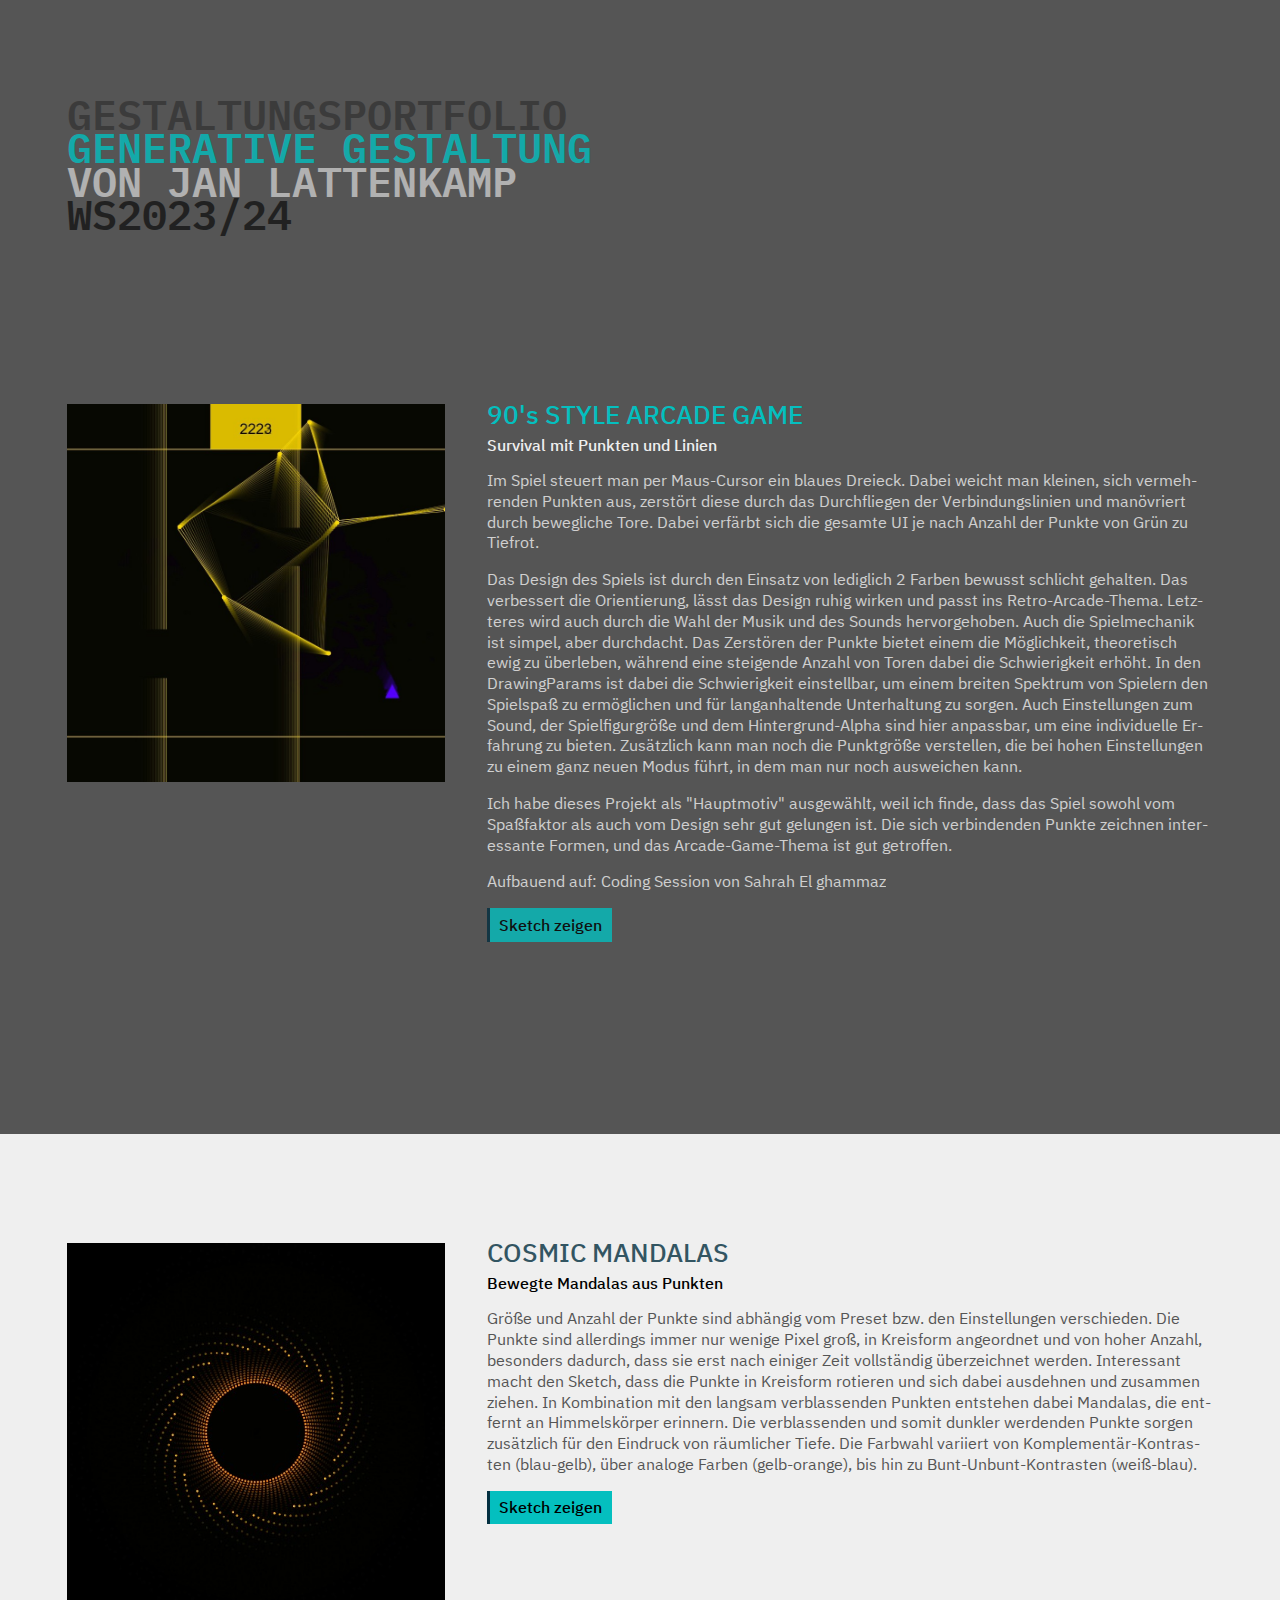
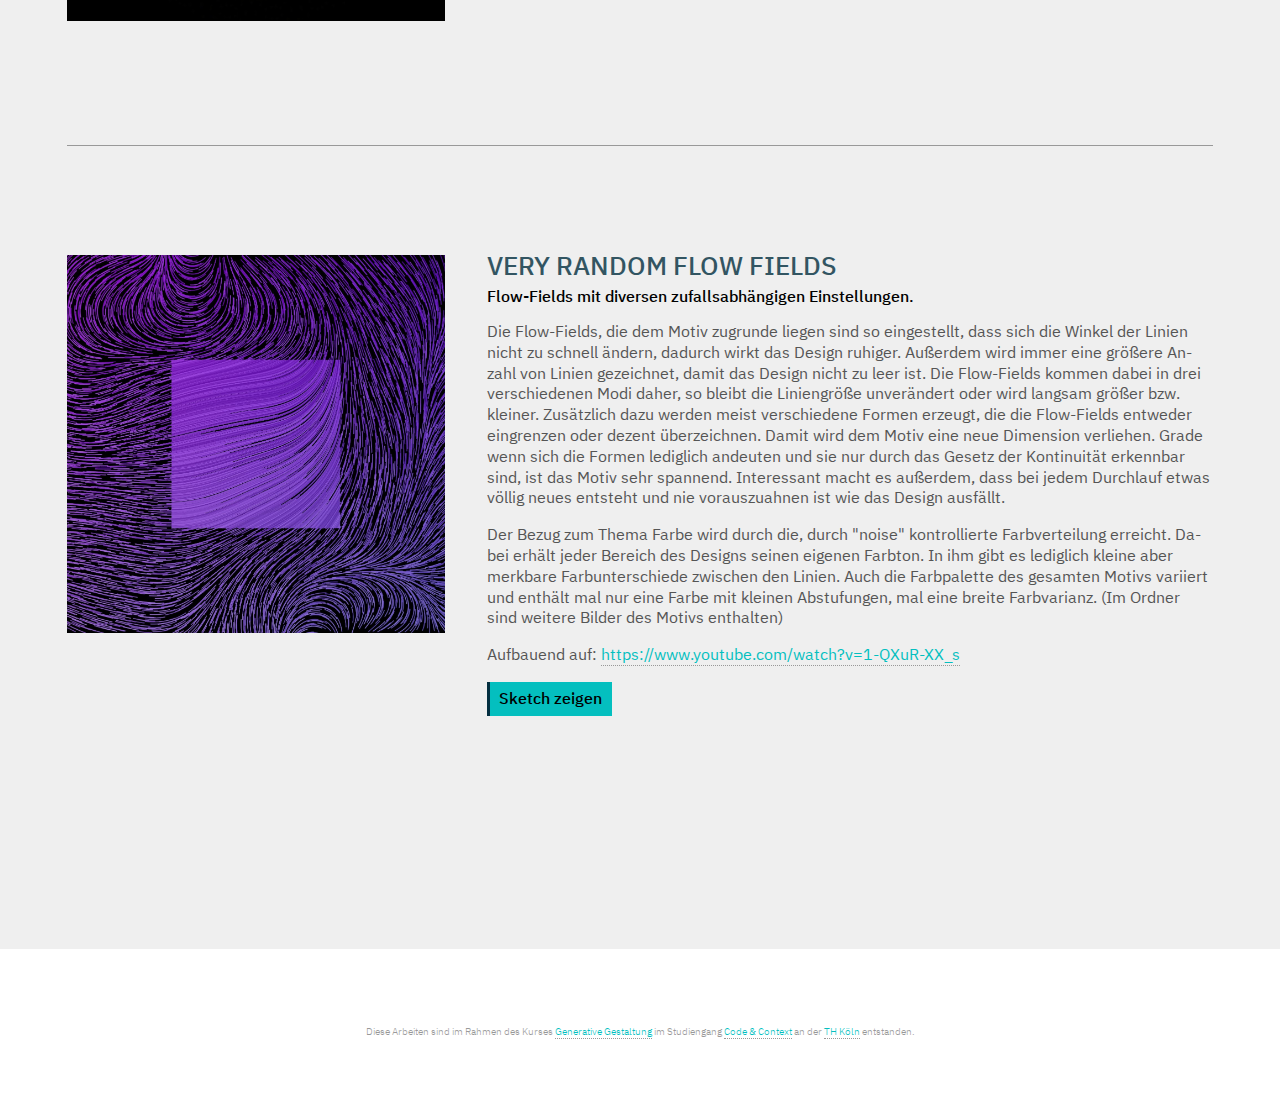
<file: ggFiles/index.html>
<!doctype html>
<html lang="de">

<!-- ############################################################################ 

Kurs «Generative Gestaltung» an der TH Köln
Christian Noss
christian.noss@th-koeln.de
https://twitter.com/cnoss
https://cnoss.github.io/generative-gestaltung/
    
############################################################################ -->

<head>

  <meta charset="utf-8">
  <meta name="viewport" content="width=device-width,initial-scale=1.0">
    <title>Portfolio Generative Gestaltung von Jan Lattenkamp</title>
  <link rel="shortcut icon" type="image/x-icon" href="assets/img/favicon.ico">

  <!-- Custom Styles -->
  <link rel="stylesheet" href="assets/css/portfolio/010-resets.css">
  <link rel="stylesheet" href="assets/css/portfolio/020-base.css">
  <link rel="stylesheet" href="assets/css/portfolio/030-layout.css">
  <link rel="stylesheet" href="assets/css/portfolio/040-modules.css">
  <link rel="stylesheet" href="assets/css/portfolio/050-addons.css">

</head>

<body>

  <header id="l-mainHeader">
    <h1 class="l-mainHeader-title">
      <span class="l-mainHeader-title__content">Gestaltungsportfolio</span>
      <span class="l-mainHeader-title__context">Generative Gestaltung</span>
      <span class="l-mainHeader-title__author">von Jan Lattenkamp</span>
      <span class="l-mainHeader-title__year">ws2023/24</span>
    </h1>

    <div class="l-hauptmotiv">
      <!-- ContentBlock 
          ####################################################################-->
        <figure class="m-portfolioItem">
          <img class="m-portfolioItem-image" src="result-freie-arbeit/gg-sketch-freie-arbeit.jpg">
          <figcaption>
            <h2 class="m-portfolioItem-title">90's STYLE ARCADE GAME</h2>
            <h3 class="m-portfolioItem-subtitle">Survival mit Punkten und Linien</h3>
            <p>Im Spiel steuert man per Maus-Cursor ein blaues Dreieck. Dabei weicht man kleinen, sich vermehrenden Punkten aus, zerstört diese durch das Durchfliegen der Verbindungslinien und manövriert durch bewegliche Tore. Dabei verfärbt sich die gesamte UI je nach Anzahl der Punkte von Grün zu Tiefrot.</p>
            <p>Das Design des Spiels ist durch den Einsatz von lediglich 2 Farben bewusst schlicht gehalten. Das verbessert die Orientierung, lässt das Design ruhig wirken und passt ins Retro-Arcade-Thema. Letzteres wird auch durch die Wahl der Musik und des Sounds hervorgehoben. Auch die Spielmechanik ist simpel, aber durchdacht. 
              Das Zerstören der Punkte bietet einem die Möglichkeit, theoretisch ewig zu überleben, während eine steigende Anzahl von Toren dabei die Schwierigkeit erhöht. 
              In den DrawingParams ist dabei die Schwierigkeit einstellbar, um einem breiten Spektrum von Spielern den Spielspaß zu ermöglichen und für langanhaltende Unterhaltung zu sorgen. Auch Einstellungen zum Sound, der Spielfigurgröße und dem Hintergrund-Alpha sind hier anpassbar, um eine individuelle Erfahrung zu bieten. Zusätzlich kann man noch die Punktgröße verstellen, die bei hohen Einstellungen zu einem ganz neuen Modus führt, in dem man nur noch ausweichen kann.</p>
            <p>Ich habe dieses Projekt als "Hauptmotiv" ausgewählt, weil ich finde, dass das Spiel sowohl vom Spaßfaktor als auch vom Design sehr gut gelungen ist. Die sich verbindenden Punkte zeichnen interessante Formen, und das Arcade-Game-Thema ist gut getroffen.</p>
            
            <p>Aufbauend auf: Coding Session von Sahrah El ghammaz</p>
            <p><a class="m-linkButton m-linkButton--invers" href="result-freie-arbeit/">Sketch zeigen</a></p>
          </figcaption>
        </figure>
    </div>
  </header>

  <main id="l-mainContent">
    <div class="l-grid-for-large-items">

      <!-- ContentBlock 
        ####################################################################-->
      <figure class="m-portfolioItem">
        <img class="m-portfolioItem-image" src="result-punkt-linie-flaeche/gg-sketch-punkt.jpg">
        <figcaption>
          <h2 class="m-portfolioItem-title">COSMIC MANDALAS</h2>
          <h3 class="m-portfolioItem-subtitle">Bewegte Mandalas aus Punkten</h3>

          <p>Größe und Anzahl der Punkte sind abhängig vom Preset bzw. den Einstellungen verschieden. Die Punkte sind allerdings immer nur wenige Pixel groß, in Kreisform angeordnet und von hoher Anzahl, besonders dadurch, dass sie erst nach einiger Zeit vollständig überzeichnet werden. 
            Interessant macht den Sketch, dass die Punkte in Kreisform rotieren und sich dabei ausdehnen und zusammen ziehen. In Kombination mit den langsam verblassenden Punkten entstehen dabei Mandalas, die entfernt an Himmelskörper erinnern. 
            Die verblassenden und somit dunkler werdenden Punkte sorgen zusätzlich für den Eindruck von räumlicher Tiefe. 
            Die Farbwahl variiert von Komplementär-Kontrasten (blau-gelb), über analoge Farben (gelb-orange), bis hin zu Bunt-Unbunt-Kontrasten (weiß-blau).</p>
          <p><a class="m-linkButton" href="result-punkt-linie-flaeche/">Sketch zeigen</a></p>
        </figcaption>
      </figure>

      <!-- ContentBlock 
        ####################################################################-->
      <figure class="m-portfolioItem">
        <img class="m-portfolioItem-image" src="result-farbe/gg-result-farbe.jpg">
        <figcaption>
          <h2 class="m-portfolioItem-title">VERY RANDOM FLOW FIELDS</h2>
          <h3 class="m-portfolioItem-subtitle">Flow-Fields mit diversen zufallsabhängigen Einstellungen.</h3>
          <p>Die Flow-Fields, die dem Motiv zugrunde liegen sind so eingestellt, dass sich die Winkel der Linien nicht zu schnell ändern, dadurch wirkt das Design ruhiger. Außerdem wird immer eine größere Anzahl von Linien gezeichnet, damit das Design nicht zu leer ist.
            Die Flow-Fields kommen dabei in drei verschiedenen Modi daher, so bleibt die Liniengröße unverändert oder wird langsam größer bzw. kleiner.
            Zusätzlich dazu werden meist verschiedene Formen erzeugt, die die Flow-Fields entweder eingrenzen oder dezent überzeichnen. Damit wird dem Motiv eine neue Dimension verliehen. Grade wenn sich die Formen lediglich andeuten und sie nur durch das Gesetz der Kontinuität erkennbar sind, ist das Motiv sehr spannend.
            Interessant macht es außerdem, dass bei jedem Durchlauf etwas völlig neues entsteht und nie vorauszuahnen ist wie das Design ausfällt.
          </p>
          <p>Der Bezug zum Thema Farbe wird durch die, durch "noise" kontrollierte Farbverteilung erreicht. Dabei erhält jeder Bereich des Designs seinen eigenen Farbton. In ihm gibt es lediglich kleine aber merkbare Farbunterschiede zwischen den Linien. Auch die Farbpalette des gesamten Motivs variiert und enthält mal nur eine Farbe mit kleinen Abstufungen, mal eine breite Farbvarianz. (Im Ordner sind weitere Bilder des Motivs enthalten)</p>
          <p>Aufbauend auf: <a href = 'https://www.youtube.com/watch?v=1-QXuR-XX_s'> https://www.youtube.com/watch?v=1-QXuR-XX_s</a> </p> 
          


          <p><a class="m-linkButton" href="result-farbe/">Sketch zeigen</a></p>
        </figcaption>
      </figure>
    </div>

  </main>

  <footer id="l-mainFooter">
    <p>
      Diese Arbeiten sind im Rahmen des Kurses <a href="https://cnoss.github.io/generative-gestaltung/">Generative
        Gestaltung</a> im Studiengang <a href="https://coco.study/">Code & Context</a> an der <a
        href="https://www.th-koeln.de/">TH Köln</a> entstanden.
    </p>
  </footer>

</body>

</html>
</file>
<file: ggFiles/assets/css/portfolio/020-base.css>
/*-----------------------------------------------------------------------------
base.css                                                                  
Enthält alle CSS Variabeln und grundlegende Regeln.
@media (min-width:600px) { }
@media (min-width:801px) { }
@media (min-width:1025px) {  }
@media (min-width:1281px) { }
----------------------------------------------------------------------------*/

/* Fonts
-----------------------------------------------------------------------------*/

@font-face{
  font-family:IBM_Plex_Sans;
  font-style:normal;
  font-weight:200;
  src:url('../../fonts/IBM_Plex_Sans/IBMPlexSans-Light.ttf');
}

@font-face{
  font-family:IBM_Plex_Sans;
  font-style:normal;
  font-weight:300;
  src:url('../../fonts/IBM_Plex_Sans/IBMPlexSans-Regular.ttf');
}

@font-face{
  font-family:IBM_Plex_Sans;
  font-style:normal;
  font-weight:500;
  src:url('../../fonts/IBM_Plex_Sans/IBMPlexSans-Medium.ttf');
}


@font-face{
  font-family:IBM_Plex_Mono;
  font-style:normal;
  font-weight:600;
  src:url('../../fonts/IBM_Plex_Mono/IBMPlexMono-SemiBold.ttf');
}




/* Variables
-----------------------------------------------------------------------------*/

:root {
    /* 
    Farben
    ----------------------------------------*/
    --color-text: #555;
    --color-dark: #000;
    --color-text-light: #999;
    --color-headlines: #032F40;
    --color-accent-hover: #032F40;
    --color-accent: #04BFBF;
    --color-backgrounds: #efefef;
    --color-borders: rgba(0, 0, 0, 0.3);
    --color-button-bg: rgba(0, 0, 0, 0.8);

    /* Groessen
    ----------------------------------------*/
    --multiply: 0.2;

    --xxs:  calc(1rem * var(--multiply));
    --xs:   calc(2rem * var(--multiply));
    --s:    calc(3rem * var(--multiply));
    --m:    calc(5rem * var(--multiply));
    --l:    calc(8rem * var(--multiply));
    --xl:   calc(13rem * var(--multiply));
    --xxl:  calc(21rem * var(--multiply));
    --xxxl: calc(34rem * var(--multiply));

    /*
    Schrift
    ----------------------------------------*/
    --fontsize:     var(--m);
    --fontsize-xs:  var(--xs);
    --fontsize-s:   var(--s);
    --fontsize-l:   var(--l);
    --fontsize-xl:  var(--xl);
    --fontsize-xxl: var(--xxl);
    --font-family: IBM_Plex_Sans, Helvetica, Lucida, sans-serif;
    --font-family-mono: IBM_Plex_Mono, Courier, monospace;

    --maxwidth-text: 960px;
    --maxwidth-text-l:1200px;

    /* Font Weights */
    --fw-light: 200;
    --fw-medium: 300;
    --fw-bold: 500;

    /* Line Heights */
    --lh-tight: 110%;
    --lh-medium: 130%;
    --lh-loose: 150%;

    /* misc */
    --radius: 0;
    --shadow: 0 0 var(--xs) rgba(0,0,0,0.4);
}






/* Basic Styles & Bahavior
-----------------------------------------------------------------------------*/
html{
  scroll-behavior: smooth;
}

@media screen and (prefers-reduced-motion: reduce) {
	html {
		scroll-behavior: auto;
	}
}


body {
    font-weight: var(--fw-medium);
    font-size: var(--fontsize);
    color: var(--color-text);
    background-color: var(--color-backgrounds);
    font-family: var(--font-family);
}

@media only screen and (min-width: 600px) {
  body{
    font-size: var(--fontsize-l);
  }
}

@media only screen and (min-width: 801px) {
  body{
    font-size: var(--fontsize);
  }
}

li,
a,
p,
td,
th {
    hyphens: auto;
    -webkit-hyphens: auto;
}

/* Headlines
----------------------------------------------------------------------------*/

h1 {
  font-size: var(--fontsize-xl);
}

h2 {
  font-size: var(--fontsize-l);
  color: var(--color-headlines);
  margin-bottom: var(--xl);
  line-height: var(--lh-tight);
}

h3 {
  font-size: var(--fontsize);
}

h4,
h5,
h6 {
  font-size: var(--fontsize);
  font-weight: var(--fw-bold);
  line-height: var(--lh-tight);
}


h1, h2, h3{
  font-weight: var(--fw-bold);
}

h3,
h4 {
  color: var(--color-dark);
}


h2+h3,
h3:first-of-type {
  padding-top: 0;
}

.title,
.subtitle {
  margin-bottom: var(--m);
}

.title+.subtitle {
  margin-top: calc(var(--m) * -1); /*calc(var(--xs) - var(--m)); */
}


/* Mengentexte
----------------------------------------------------------------------------*/

p, li, td, th{
  line-height: 130%;
}

.is-big {
  font-size: 130%;
}


/* Links
----------------------------------------------------------------------------*/

a{
color: var(--color-accent);
text-decoration: none;
display: inline-block;
border-bottom: dotted 1px var(--color-text-light);
overflow-wrap: break-word;
word-wrap: break-word;
hyphens: auto;
}
</file>
<file: ggFiles/assets/css/portfolio/030-layout.css>
/*----------------------------------------------------------------------------
layout.css                                                                  
Enthält alle Regeln zum Layout.  

@media (min-width:600px) { }
@media (min-width:801px) { }
@media (min-width:1025px) {  }
@media (min-width:1281px) { }
----------------------------------------------------------------------------*/


/* Main Header
-----------------------------------------------------------------------------*/

#l-mainHeader{
  padding: var(--xxl);
  background: var(--color-text);
  color: var(--color-backgrounds);
  margin-bottom: var(--xl);
}

.l-mainHeader-title{
  margin-bottom: var(--xxl);
  margin-bottom: var(--xxxl);
  padding-bottom: var(--xxl);
  text-transform: uppercase;
  font-family: var(--font-family-mono);
  color: var(--color-dark);
  font-size: var(--xl);
  line-height: 80%;
}

.l-mainHeader-title__content,
.l-mainHeader-title__context,
.l-mainHeader-title__author,
.l-mainHeader-title__year{
  display: block;
  opacity: 0.3;
}

.l-mainHeader-title__context{
  color: var(--color-accent);
  opacity: 0.8;
}

.l-mainHeader-title__author{
  color: var(--color-backgrounds);
  opacity: 0.6;
}

.l-mainHeader-title__year{
  color: var(--color-dark);
  opacity: 0.6;
}


#l-mainHeader .m-portfolioItem-title{
  color: var(--color-accent);
  opacity: 1;
}

#l-mainHeader .m-portfolioItem-subtitle{
  color: var(--color-backgrounds);
  opacity: 1;
}

#l-mainHeader figcaption p{
  opacity: 0.8;
}


@media screen and (min-width:1281px) {
  #l-mainHeader > *{
    width: 1200px;
    margin-left: auto;
    margin-right: auto;
  }

  #l-mainHeader{
    margin-bottom: var(--xxxl);
  }
}



/* Main Footer
-----------------------------------------------------------------------------*/

#l-mainFooter{
  padding: var(--xxl);
  font-weight: var(--fw-light);
  font-size: var(--fontsize-s);
  margin-top: var(--xl);
  background-color: #fff;
  color: var(--color-text-light);
  text-align: center;
}

@media screen and (min-width:1281px) {
  #l-mainFooter {
    padding-top: var(--m);
    padding-bottom: var(--l);
  }
}


/* Main Content
-----------------------------------------------------------------------------*/

#l-mainContent{
  padding: var(--xxl);
}

@media screen and (min-width:1281px) {
  #l-mainContent {
    width: 1200px;
    margin: auto;
    padding: 0;
  }
}
</file>
<file: ggFiles/assets/css/portfolio/040-modules.css>
/* ----------------------------------------------------------------------------
components.css                                                                  
Enthält alle Regeln zu Module.  

@media (min-width:600px) { }
@media (min-width:801px) { }
@media (min-width:1025px) {  }
@media (min-width:1281px) { }
----------------------------------------------------------------------------*/



/* Portfolio Item
-----------------------------------------------------------------------------*/

.m-portfolioItem{
  margin-bottom: var(--xxxl);
  z-index: 1;
  position: relative;
}

@media only screen and (min-width: 801px) {
  .m-portfolioItem{
    display: grid;
    grid-template-columns: 33% 1fr;
    grid-column-gap: var(--xl);
  }
}

.m-portfolioItem + .m-portfolioItem {
  border-top: solid 1px var(--color-text-light);
  padding-top: var(--xxxl);
  margin-top: var(--xxxl);
}

.m-portfolioItem-title, .m-portfolioItem-subtitle{
  padding: 0;
  margin: 0;
  margin-bottom: var(--m);
}

.m-portfolioItem-title{
  margin-top: calc(var(--xxs) * -1);
  opacity: 0.8;
}

.m-portfolioItem-title + .m-portfolioItem-subtitle{
  margin-top: calc(var(--s) * -1);
}

.m-portfolioItem-image{
  margin-bottom: var(--m);
  border-radius: var(--radius);
}


/* Buttons
-----------------------------------------------------------------------------*/

.m-linkButton{
  display: inline-block;
  padding: var(--xs) var(--s);
  color: var(--color-dark);
  border: none;
  border-left: solid var(--xxs) var(--color-accent-hover);
  transition: all 0.4s;
  font-weight: var(--fw-bold);
  border-radius: var(--radius);
  background: var(--color-accent);
}

.m-linkButton--invers{
  color: var(--color-dark);
}

.m-linkButton:hover{
  background: var(--color-accent-hover);
  color: var(--color-backgrounds);
  box-shadow: var(--shadow);
  border-color: var(--color-accent);
}
</file>
<file: ggFiles/assets/css/portfolio/050-addons.css>
/*-----------------------------------------------------------------------------
addons.css                                                                  
Enthält alle zusätzlichen Klassen und Erweiterungen
----------------------------------------------------------------------------*/
</file>
<file: ggFiles/assets/css/portfolio/010-resets.css>
/*----------------------------------------------------------------------------
reset.css                                                                  
Enthält alle projektspezifischen Resets.
----------------------------------------------------------------------------*/

/*! normalize.css v8.0.1 | MIT License | github.com/necolas/normalize.css */
html{line-height:1.15;-webkit-text-size-adjust:100%}body{margin:0}main{display:block}h1{font-size:2em;margin:0.67em 0}hr{box-sizing:content-box;height:0;overflow:visible}pre{font-family:monospace, monospace;font-size:1em}a{background-color:transparent}abbr[title]{border-bottom:none;text-decoration:underline;text-decoration:underline dotted}b,strong{font-weight:bolder}code,kbd,samp{font-family:monospace, monospace;font-size:1em}small{font-size:80%}sub,sup{font-size:75%;line-height:0;position:relative;vertical-align:baseline}sub{bottom:-0.25em}sup{top:-0.5em}img{border-style:none}button,input,optgroup,select,textarea{font-family:inherit;font-size:100%;line-height:1.15;margin:0}button,input{overflow:visible}button,select{text-transform:none}[type="button"],[type="reset"],[type="submit"],button{-webkit-appearance:button}[type="button"]::-moz-focus-inner,[type="reset"]::-moz-focus-inner,[type="submit"]::-moz-focus-inner,button::-moz-focus-inner{border-style:none;padding:0}[type="button"]:-moz-focusring,[type="reset"]:-moz-focusring,[type="submit"]:-moz-focusring,button:-moz-focusring{outline:1px dotted ButtonText}fieldset{padding:0.35em 0.75em 0.625em}legend{box-sizing:border-box;color:inherit;display:table;max-width:100%;padding:0;white-space:normal}progress{vertical-align:baseline}textarea{overflow:auto}[type="checkbox"],[type="radio"]{box-sizing:border-box;padding:0}[type="number"]::-webkit-inner-spin-button,[type="number"]::-webkit-outer-spin-button{height:auto}[type="search"]{-webkit-appearance:textfield;outline-offset:-2px}[type="search"]::-webkit-search-decoration{-webkit-appearance:none}::-webkit-file-upload-button{-webkit-appearance:button;font:inherit}details{display:block}summary{display:list-item}template{display:none}[hidden]{display:none}





/* Basic Resets 
-----------------------------------------------------------------------------*/

h1,
h2,
h3,
h4 {
    letter-spacing: normal;
}



/* Figure Reset
-----------------------------------------------------------------------------*/

figure {
    margin: 0;
}


/* Image Reset 
-----------------------------------------------------------------------------*/

img {
  width: 100%;
}



/* List Reset 
-----------------------------------------------------------------------------*/

ul {
  margin: 0;
  padding: 0;
}



/* Refinements 
-----------------------------------------------------------------------------*/
*{
  box-sizing: border-box;
}
</file>
